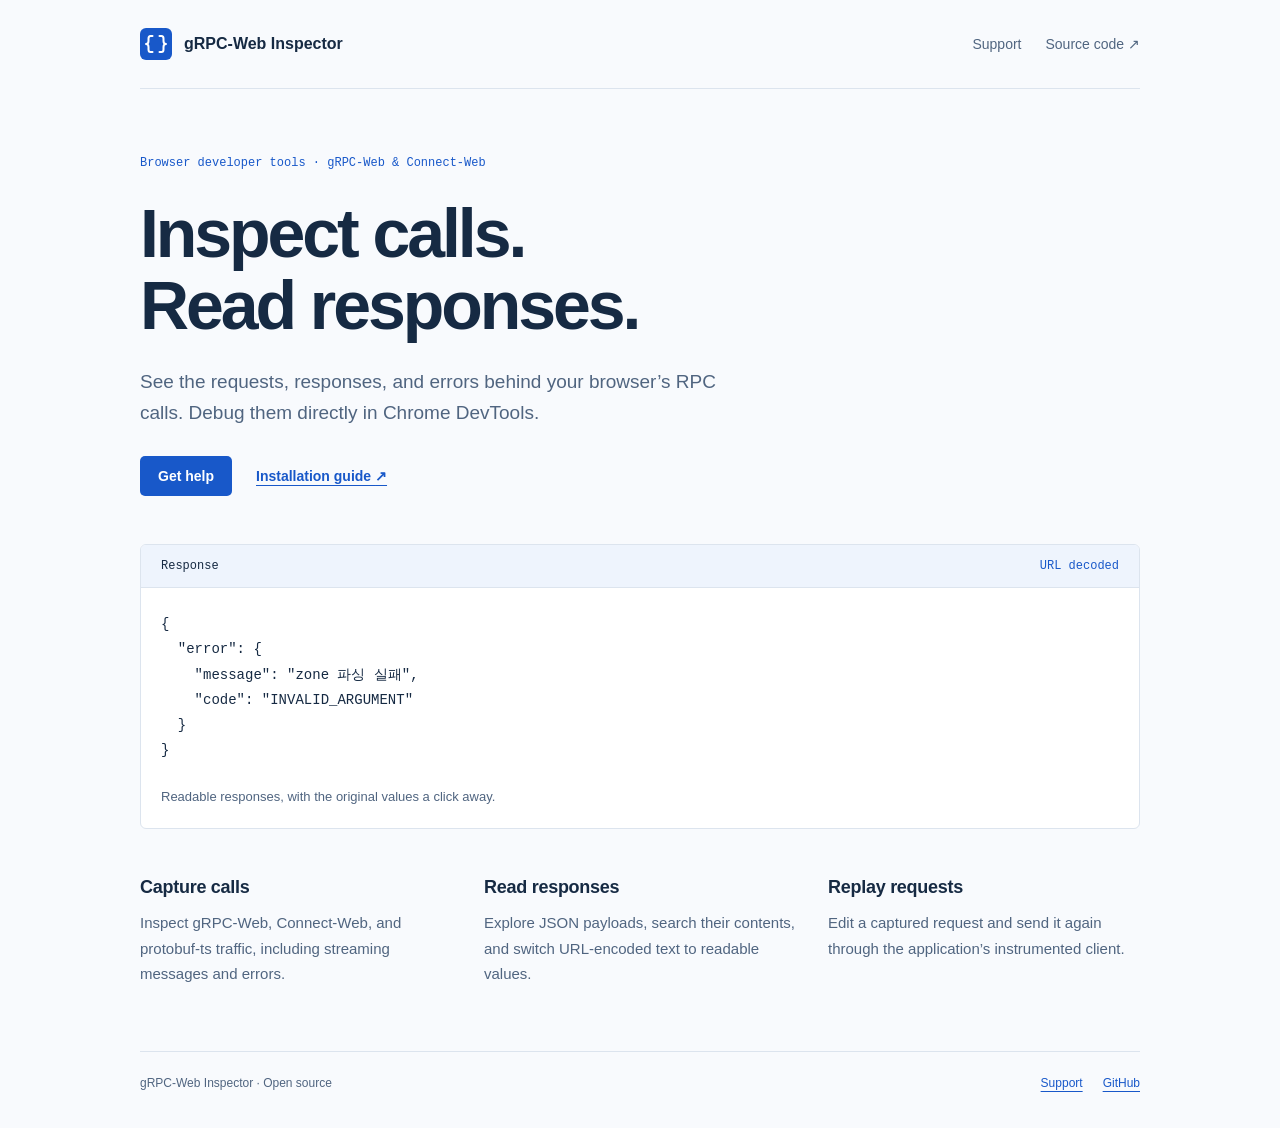
<file: index.html>
<!doctype html>
<html lang="en">
  <head>
    <meta charset="utf-8">
    <meta name="viewport" content="width=device-width, initial-scale=1">
    <meta name="description" content="gRPC-Web Inspector is a browser developer tool for inspecting gRPC-Web, Connect-Web, and protobuf-ts requests and responses.">
    <title>gRPC-Web Inspector</title>
    <link rel="icon" href="icon.svg" type="image/svg+xml">
    <link rel="stylesheet" href="styles.css">
    <link rel="canonical" href="https://jhyang12345.github.io/grpc-web-inspector-site/">
  </head>
  <body>
    <header class="site-header">
      <a class="brand" href="./"><img src="icon.svg" alt="" width="32" height="32">gRPC-Web Inspector</a>
      <nav aria-label="Main navigation"><a href="support.html">Support</a><a href="https://github.com/jhyang12345/grpc-web-devtools">Source code <span aria-hidden="true">↗</span></a></nav>
    </header>
    <main>
      <section class="hero" aria-labelledby="page-title">
        <p class="eyebrow">Browser developer tools · gRPC-Web &amp; Connect-Web</p>
        <h1 id="page-title">Inspect calls.<br>Read responses.</h1>
        <p class="lead">See the requests, responses, and errors behind your browser’s RPC calls. Debug them directly in Chrome DevTools.</p>
        <div class="actions"><a class="button" href="support.html">Get help</a><a class="text-link" href="https://github.com/jhyang12345/grpc-web-devtools#installation">Installation guide <span aria-hidden="true">↗</span></a></div>
      </section>
      <section class="response-example" aria-label="Example of an inspected response">
        <div class="example-header"><span>Response</span><span class="decode-label">URL decoded</span></div>
        <pre><code>{
  "error": {
    "message": "zone 파싱 실패",
    "code": "INVALID_ARGUMENT"
  }
}</code></pre>
        <p>Readable responses, with the original values a click away.</p>
      </section>
      <section class="features" aria-label="Features">
        <article><h2>Capture calls</h2><p>Inspect gRPC-Web, Connect-Web, and protobuf-ts traffic, including streaming messages and errors.</p></article>
        <article><h2>Read responses</h2><p>Explore JSON payloads, search their contents, and switch URL-encoded text to readable values.</p></article>
        <article><h2>Replay requests</h2><p>Edit a captured request and send it again through the application’s instrumented client.</p></article>
      </section>
    </main>
    <footer><span>gRPC-Web Inspector · Open source</span><a href="support.html">Support</a><a href="https://github.com/jhyang12345/grpc-web-devtools">GitHub</a></footer>
  </body>
</html>
</file>
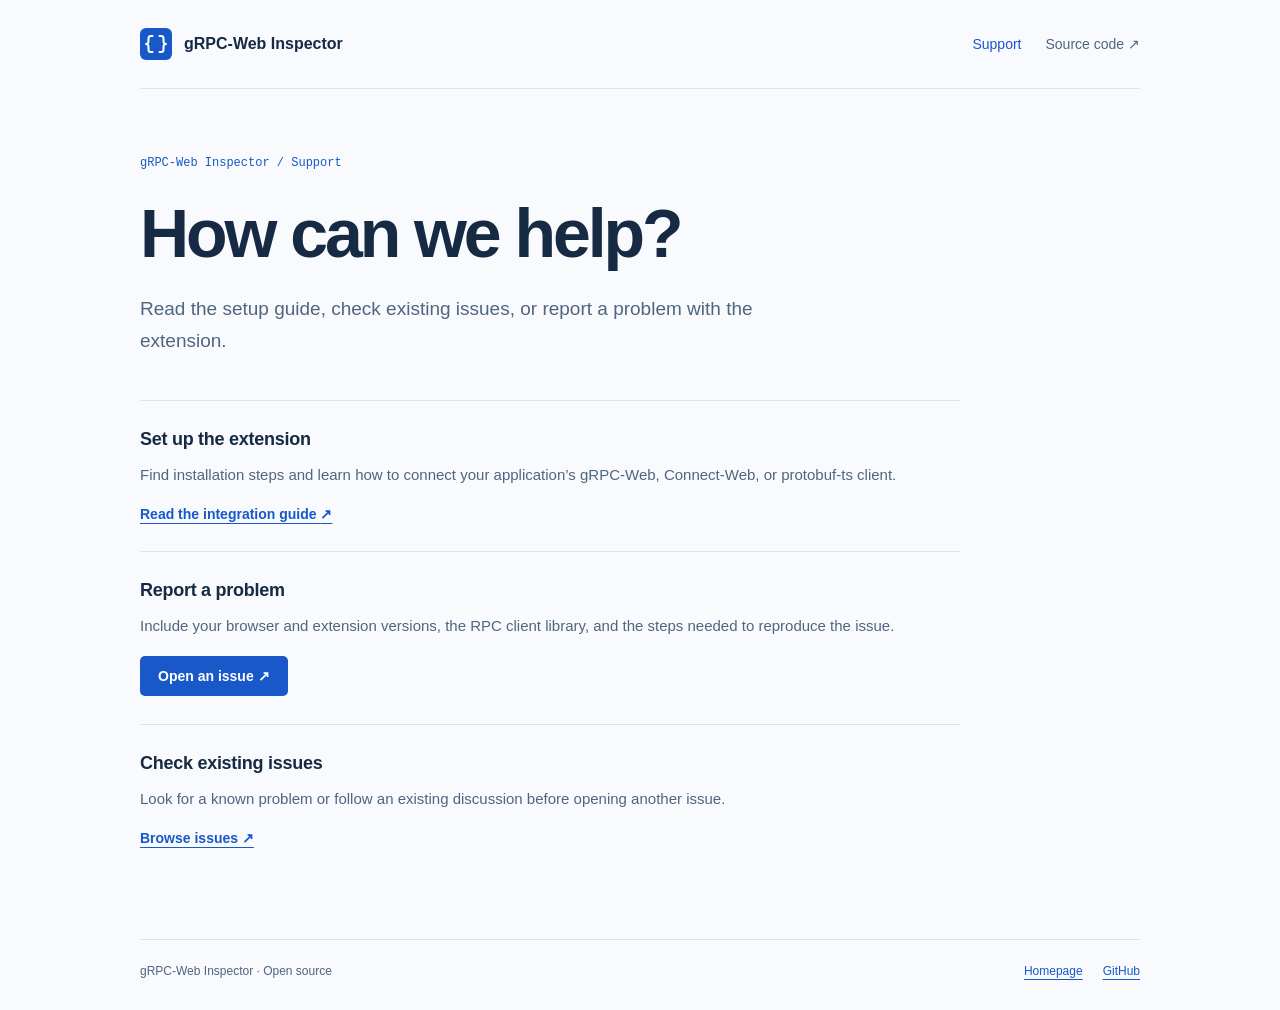
<file: support.html>
<!doctype html>
<html lang="en">
  <head>
    <meta charset="utf-8">
    <meta name="viewport" content="width=device-width, initial-scale=1">
    <meta name="description" content="Get help with gRPC-Web Inspector, report a bug, or read the application integration guide.">
    <title>Support · gRPC-Web Inspector</title>
    <link rel="icon" href="icon.svg" type="image/svg+xml">
    <link rel="stylesheet" href="styles.css">
    <link rel="canonical" href="https://jhyang12345.github.io/grpc-web-inspector-site/support.html">
  </head>
  <body>
    <header class="site-header">
      <a class="brand" href="./"><img src="icon.svg" alt="" width="32" height="32">gRPC-Web Inspector</a>
      <nav aria-label="Main navigation"><a href="support.html" aria-current="page">Support</a><a href="https://github.com/jhyang12345/grpc-web-devtools">Source code <span aria-hidden="true">↗</span></a></nav>
    </header>
    <main class="support-main">
      <section class="hero" aria-labelledby="page-title">
        <p class="eyebrow">gRPC-Web Inspector / Support</p>
        <h1 id="page-title">How can we help?</h1>
        <p class="lead">Read the setup guide, check existing issues, or report a problem with the extension.</p>
      </section>
      <section class="support-links" aria-label="Support resources">
        <article><h2>Set up the extension</h2><p>Find installation steps and learn how to connect your application’s gRPC-Web, Connect-Web, or protobuf-ts client.</p><a class="text-link" href="https://github.com/jhyang12345/grpc-web-devtools/blob/feat/memory-leak-fixes/docs/client-integration.md">Read the integration guide <span aria-hidden="true">↗</span></a></article>
        <article><h2>Report a problem</h2><p>Include your browser and extension versions, the RPC client library, and the steps needed to reproduce the issue.</p><a class="button" href="https://github.com/jhyang12345/grpc-web-inspector-site/issues/new">Open an issue <span aria-hidden="true">↗</span></a></article>
        <article><h2>Check existing issues</h2><p>Look for a known problem or follow an existing discussion before opening another issue.</p><a class="text-link" href="https://github.com/jhyang12345/grpc-web-inspector-site/issues">Browse issues <span aria-hidden="true">↗</span></a></article>
      </section>
    </main>
    <footer><span>gRPC-Web Inspector · Open source</span><a href="./">Homepage</a><a href="https://github.com/jhyang12345/grpc-web-devtools">GitHub</a></footer>
  </body>
</html>
</file>
<file: styles.css>
:root {
  color-scheme: light;
  --ink: #162a43;
  --muted: #506580;
  --blue: #1858c9;
  --paper: #f8fafd;
  --line: #dce4ee;
  --response: #eef4fd;
  font-family: -apple-system, BlinkMacSystemFont, "Segoe UI", sans-serif;
  color: var(--ink);
  background: var(--paper);
}
* { box-sizing: border-box; }
body { max-width: 1080px; margin: 0 auto; padding: 0 40px; }
a { color: var(--blue); text-underline-offset: 4px; }
a:hover { text-decoration: underline; }
a:focus-visible { outline: 3px solid var(--blue); outline-offset: 5px; }
.site-header { display: flex; align-items: center; justify-content: space-between; gap: 24px; padding: 28px 0; border-bottom: 1px solid var(--line); }
.brand { display: inline-flex; align-items: center; gap: 12px; color: var(--ink); font-size: 16px; font-weight: 700; text-decoration: none; }
.brand img { flex-shrink: 0; }
nav { display: flex; gap: 24px; font-size: 14px; }
nav a { color: var(--muted); text-decoration: none; }
nav [aria-current] { color: var(--blue); }
main { padding: 64px 0; }
.hero { max-width: 740px; }
.eyebrow, .example-header { font-family: "SFMono-Regular", Consolas, "Liberation Mono", monospace; font-size: 12px; }
.eyebrow { color: var(--blue); line-height: 1.7; margin: 0 0 24px; }
h1 { font-size: clamp(40px, 6vw, 68px); line-height: 1.06; letter-spacing: -0.045em; margin: 0 0 24px; font-weight: 750; }
.lead { max-width: 620px; font-size: 19px; line-height: 1.65; color: var(--muted); margin: 0; }
.actions { display: flex; align-items: center; flex-wrap: wrap; gap: 24px; margin: 28px 0 0; }
.button { display: inline-block; padding: 12px 18px; background: var(--blue); color: white; border-radius: 5px; font-size: 14px; font-weight: 650; text-decoration: none; }
.button:hover { background: #10479f; text-decoration: none; }
.text-link { font-size: 14px; font-weight: 600; }
.response-example { margin: 48px 0; border: 1px solid var(--line); border-radius: 6px; overflow: hidden; background: white; }
.example-header { display: flex; align-items: center; justify-content: space-between; gap: 16px; padding: 14px 20px; background: var(--response); border-bottom: 1px solid var(--line); }
.decode-label { color: var(--blue); }
pre { margin: 0; padding: 24px 20px; font-family: "SFMono-Regular", Consolas, "Liberation Mono", monospace; font-size: 14px; line-height: 1.8; overflow-x: auto; }
.response-example p { margin: 0; padding: 0 20px 20px; color: var(--muted); font-size: 13px; line-height: 1.6; }
.features { display: grid; grid-template-columns: repeat(3, 1fr); gap: 32px; }
h2 { font-size: 18px; letter-spacing: -0.015em; margin: 0 0 12px; }
article p { color: var(--muted); line-height: 1.7; font-size: 15px; margin: 0; }
.support-main { max-width: 820px; }
.support-links { margin-top: 44px; }
.support-links article { padding: 28px 0; border-top: 1px solid var(--line); }
.support-links article a { margin-top: 18px; display: inline-block; }
footer { display: flex; align-items: center; flex-wrap: wrap; gap: 20px; border-top: 1px solid var(--line); padding: 24px 0 32px; font-size: 12px; color: var(--muted); }
footer span { margin-right: auto; }
@media (max-width: 680px) {
  body { padding: 0 20px; }
  .site-header { align-items: flex-start; flex-direction: column; gap: 18px; }
  main { padding: 40px 0; }
  .lead { font-size: 17px; }
  .features { grid-template-columns: 1fr; gap: 28px; }
  pre { font-size: 12px; padding: 20px 14px; }
  footer span { flex-basis: 100%; }
}
</file>
